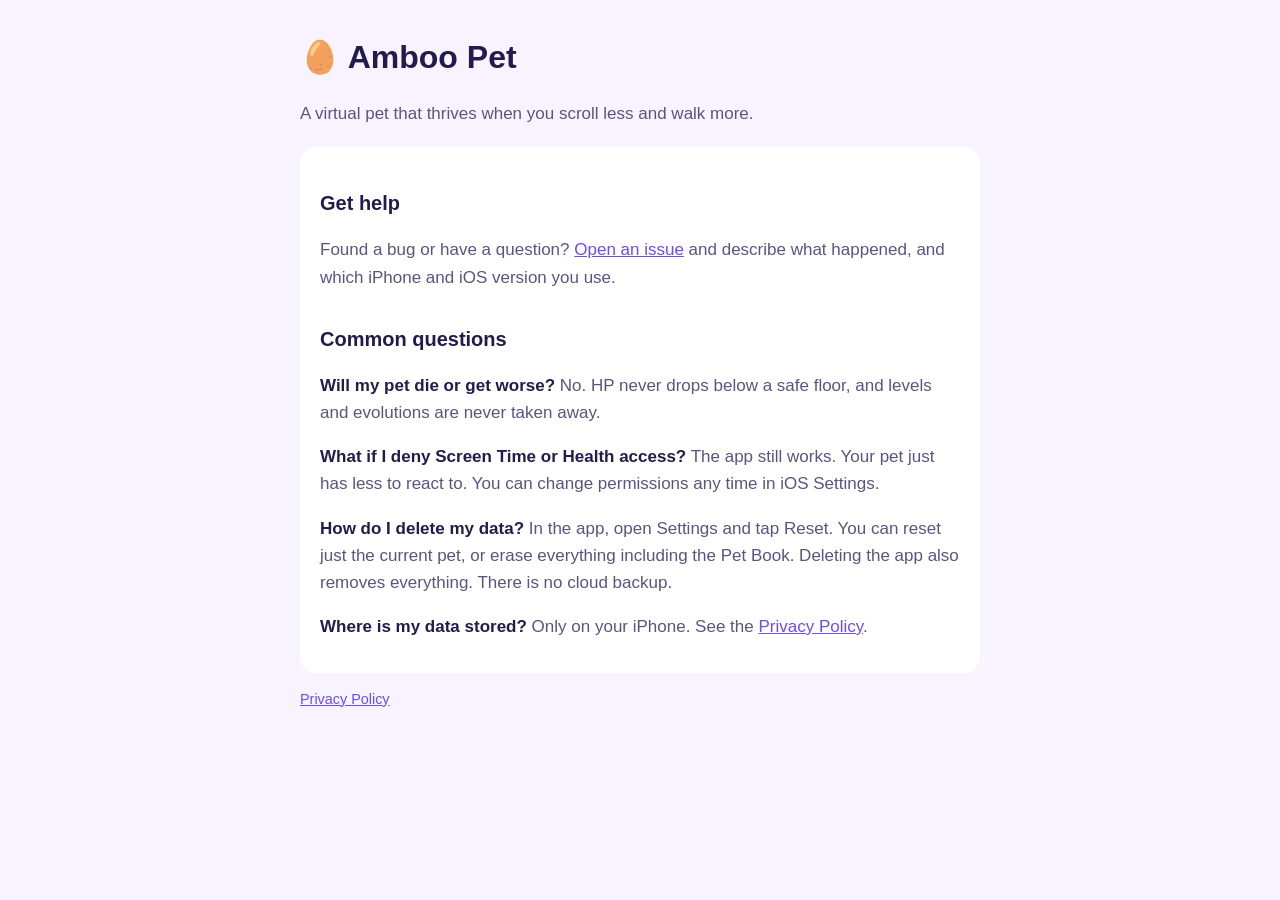
<file: index.html>
<!doctype html><html lang="en"><head><meta charset="utf-8"><meta name="viewport" content="width=device-width,initial-scale=1">
<title>Amboo Pet · Support</title><link rel="stylesheet" href="style.css"></head><body><main>
<h1>🥚 Amboo Pet</h1>
<p>A virtual pet that thrives when you scroll less and walk more.</p>
<div class="card">
<h2>Get help</h2>
<p>Found a bug or have a question? <a href="https://github.com/aaronlouieml/doomscroll-pet-support/issues">Open an issue</a> and describe what happened, and which iPhone and iOS version you use.</p>
<h2>Common questions</h2>
<p><strong>Will my pet die or get worse?</strong> No. HP never drops below a safe floor, and levels and evolutions are never taken away.</p>
<p><strong>What if I deny Screen Time or Health access?</strong> The app still works. Your pet just has less to react to. You can change permissions any time in iOS Settings.</p>
<p><strong>How do I delete my data?</strong> In the app, open Settings and tap Reset. You can reset just the current pet, or erase everything including the Pet Book. Deleting the app also removes everything. There is no cloud backup.</p>
<p><strong>Where is my data stored?</strong> Only on your iPhone. See the <a href="privacy.html">Privacy Policy</a>.</p>
</div>
<p class="meta"><a href="privacy.html">Privacy Policy</a></p>
</main></body></html>
</file>
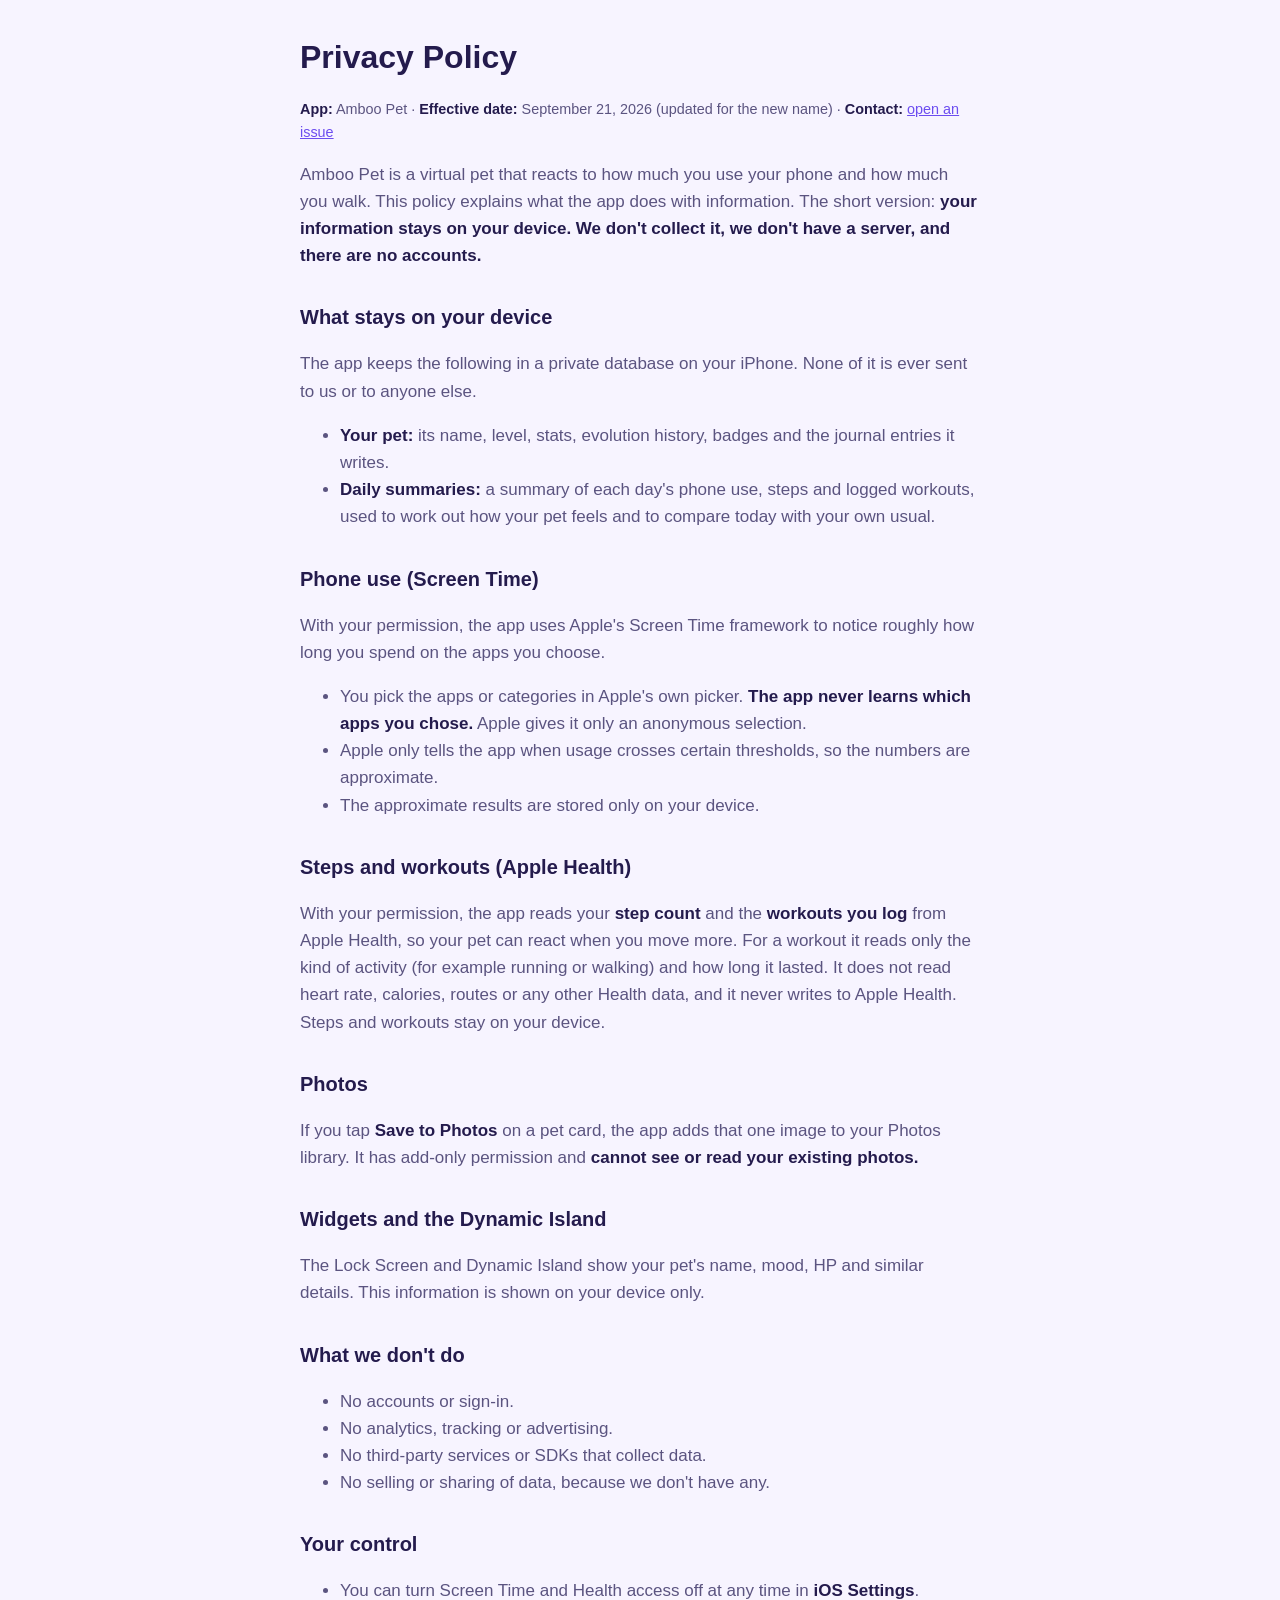
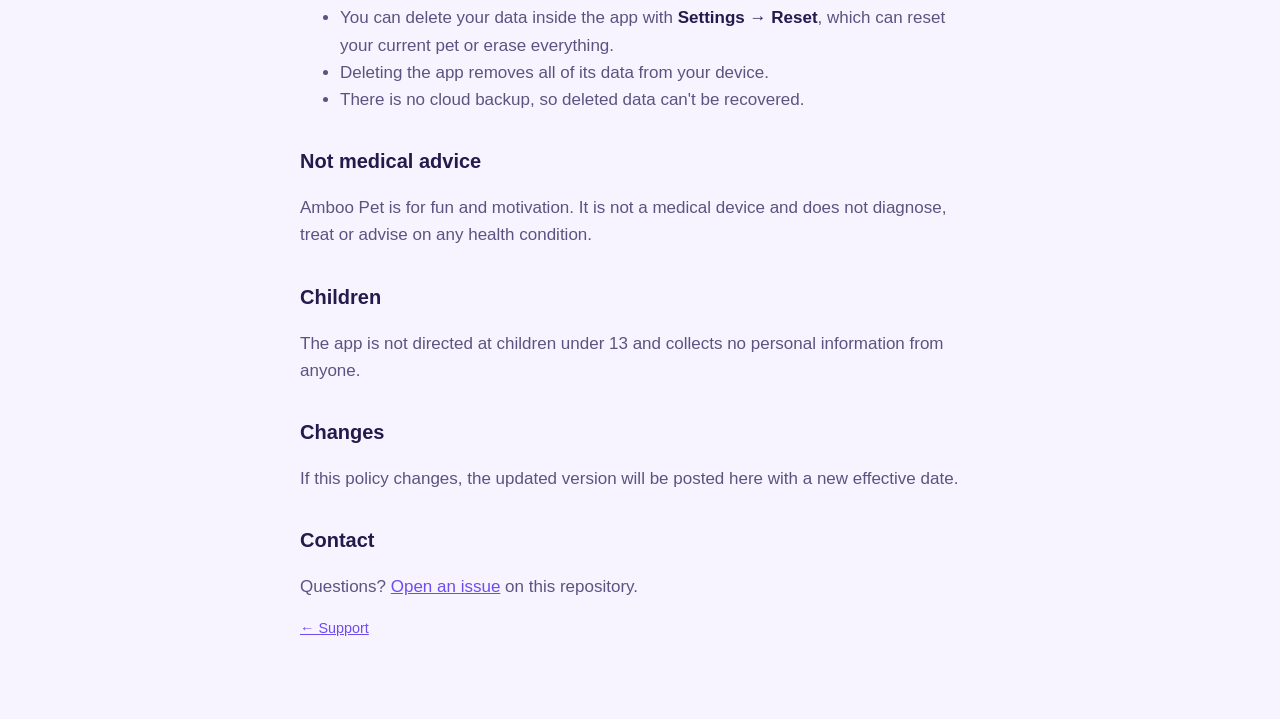
<file: privacy.html>
<!doctype html><html lang="en"><head><meta charset="utf-8"><meta name="viewport" content="width=device-width,initial-scale=1">
<title>Amboo Pet · Privacy Policy</title><link rel="stylesheet" href="style.css"></head><body><main>
<h1>Privacy Policy</h1>
<p class="meta"><strong>App:</strong> Amboo Pet · <strong>Effective date:</strong> September 21, 2026 (updated for the new name) · <strong>Contact:</strong> <a href="https://github.com/aaronlouieml/doomscroll-pet-support/issues">open an issue</a></p>
<p>Amboo Pet is a virtual pet that reacts to how much you use your phone and how much you walk. This policy explains what the app does with information. The short version: <strong>your information stays on your device. We don't collect it, we don't have a server, and there are no accounts.</strong></p>

<h2>What stays on your device</h2>
<p>The app keeps the following in a private database on your iPhone. None of it is ever sent to us or to anyone else.</p>
<ul><li><strong>Your pet:</strong> its name, level, stats, evolution history, badges and the journal entries it writes.</li>
<li><strong>Daily summaries:</strong> a summary of each day's phone use, steps and logged workouts, used to work out how your pet feels and to compare today with your own usual.</li></ul>

<h2>Phone use (Screen Time)</h2>
<p>With your permission, the app uses Apple's Screen Time framework to notice roughly how long you spend on the apps you choose.</p>
<ul><li>You pick the apps or categories in Apple's own picker. <strong>The app never learns which apps you chose.</strong> Apple gives it only an anonymous selection.</li>
<li>Apple only tells the app when usage crosses certain thresholds, so the numbers are approximate.</li>
<li>The approximate results are stored only on your device.</li></ul>

<h2>Steps and workouts (Apple Health)</h2>
<p>With your permission, the app reads your <strong>step count</strong> and the <strong>workouts you log</strong> from Apple Health, so your pet can react when you move more. For a workout it reads only the kind of activity (for example running or walking) and how long it lasted. It does not read heart rate, calories, routes or any other Health data, and it never writes to Apple Health. Steps and workouts stay on your device.</p>

<h2>Photos</h2>
<p>If you tap <strong>Save to Photos</strong> on a pet card, the app adds that one image to your Photos library. It has add-only permission and <strong>cannot see or read your existing photos.</strong></p>

<h2>Widgets and the Dynamic Island</h2>
<p>The Lock Screen and Dynamic Island show your pet's name, mood, HP and similar details. This information is shown on your device only.</p>

<h2>What we don't do</h2>
<ul><li>No accounts or sign-in.</li><li>No analytics, tracking or advertising.</li><li>No third-party services or SDKs that collect data.</li><li>No selling or sharing of data, because we don't have any.</li></ul>

<h2>Your control</h2>
<ul><li>You can turn Screen Time and Health access off at any time in <strong>iOS Settings</strong>.</li>
<li>You can delete your data inside the app with <strong>Settings → Reset</strong>, which can reset your current pet or erase everything.</li>
<li>Deleting the app removes all of its data from your device.</li>
<li>There is no cloud backup, so deleted data can't be recovered.</li></ul>

<h2>Not medical advice</h2>
<p>Amboo Pet is for fun and motivation. It is not a medical device and does not diagnose, treat or advise on any health condition.</p>

<h2>Children</h2>
<p>The app is not directed at children under 13 and collects no personal information from anyone.</p>

<h2>Changes</h2>
<p>If this policy changes, the updated version will be posted here with a new effective date.</p>

<h2>Contact</h2>
<p>Questions? <a href="https://github.com/aaronlouieml/doomscroll-pet-support/issues">Open an issue</a> on this repository.</p>
<p class="meta"><a href="index.html">← Support</a></p>
</main></body></html>
</file>
<file: style.css>
:root{--bg:#f7f4ff;--ink:#241b4d;--soft:#5b5480;--accent:#6c4df0;--card:#fff}
@media (prefers-color-scheme:dark){:root{--bg:#171728;--ink:#f4f2fa;--soft:#b7b4cc;--accent:#a794ff;--card:#22223a}}
*{box-sizing:border-box}body{margin:0;background:var(--bg);color:var(--ink);font:17px/1.6 -apple-system,BlinkMacSystemFont,"Segoe UI",Helvetica,Arial,sans-serif}
main{max-width:720px;margin:0 auto;padding:32px 20px 64px}
h1{font-size:2rem;margin:0 0 4px}h2{font-size:1.25rem;margin:32px 0 6px}
p,li{color:var(--soft)}strong{color:var(--ink)}a{color:var(--accent)}
.card{background:var(--card);border-radius:16px;padding:8px 20px 16px;margin-top:20px}
.meta{font-size:.9rem}
</file>
